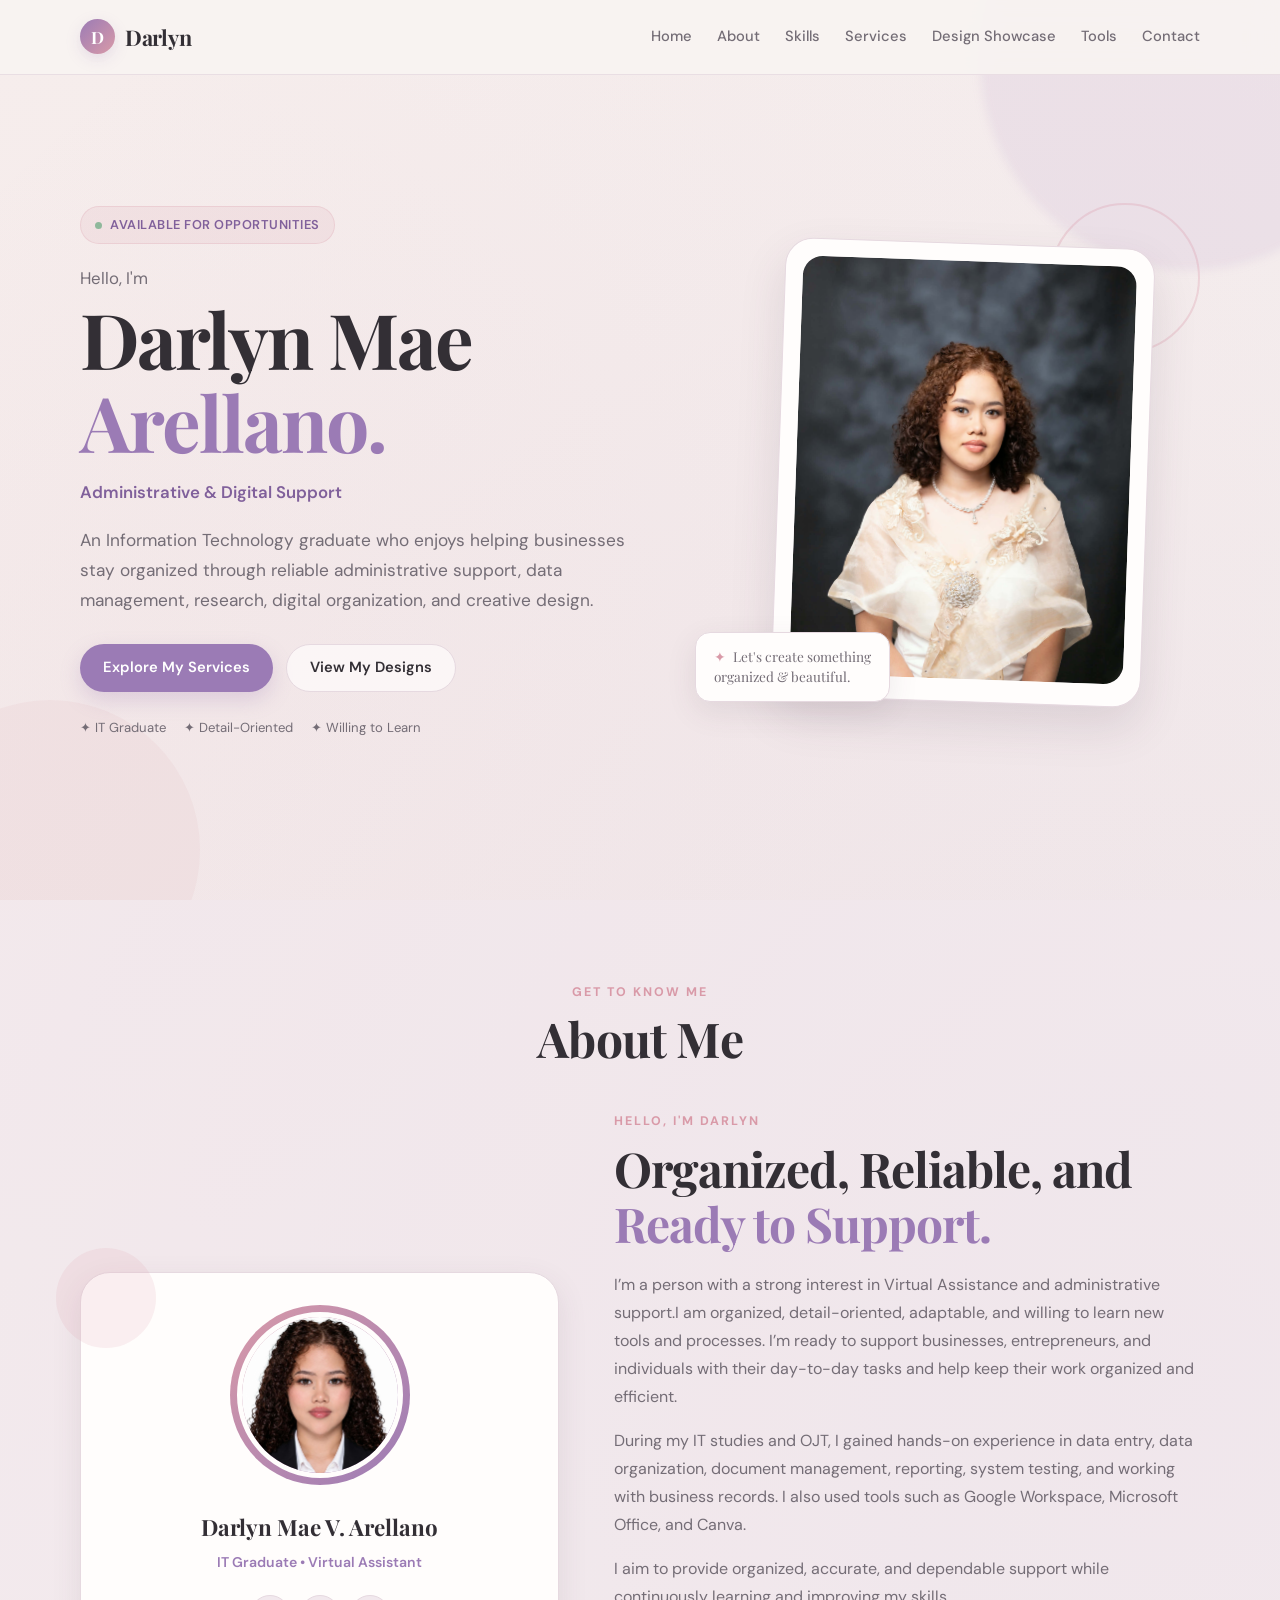
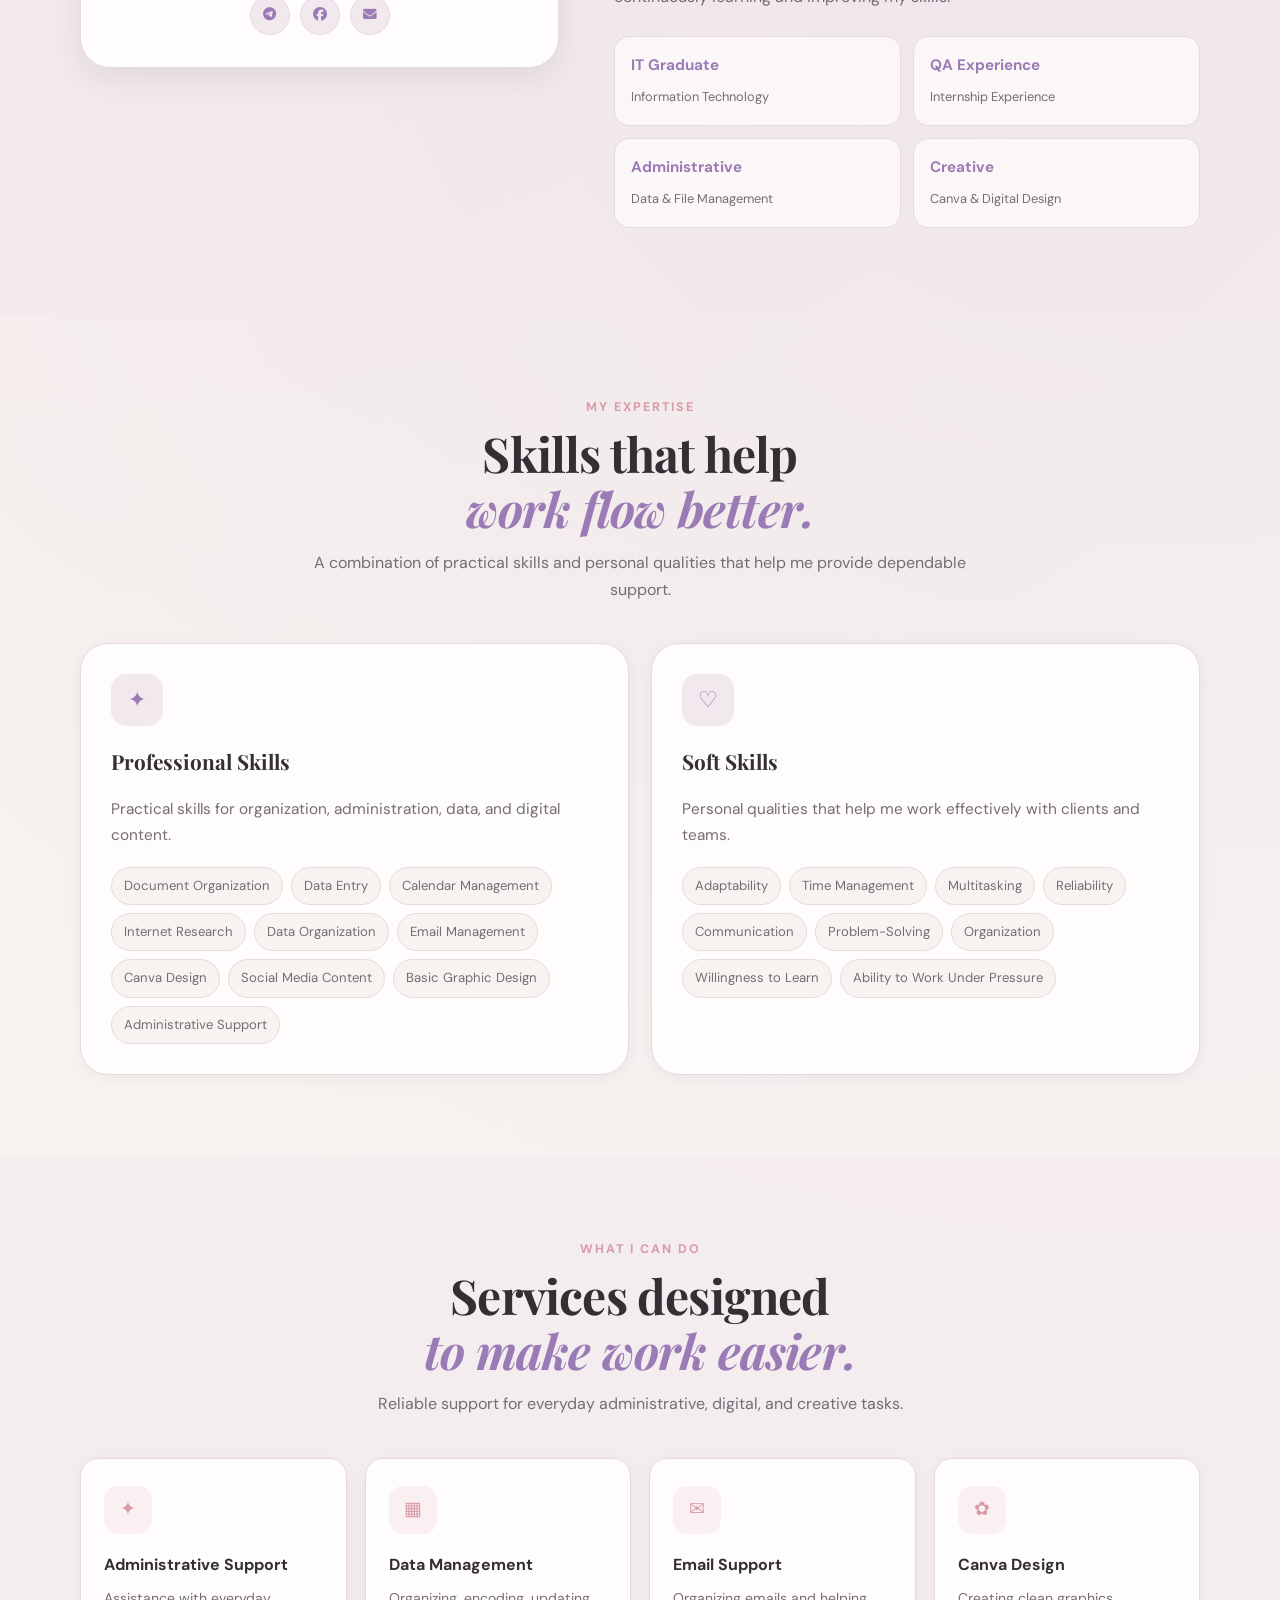
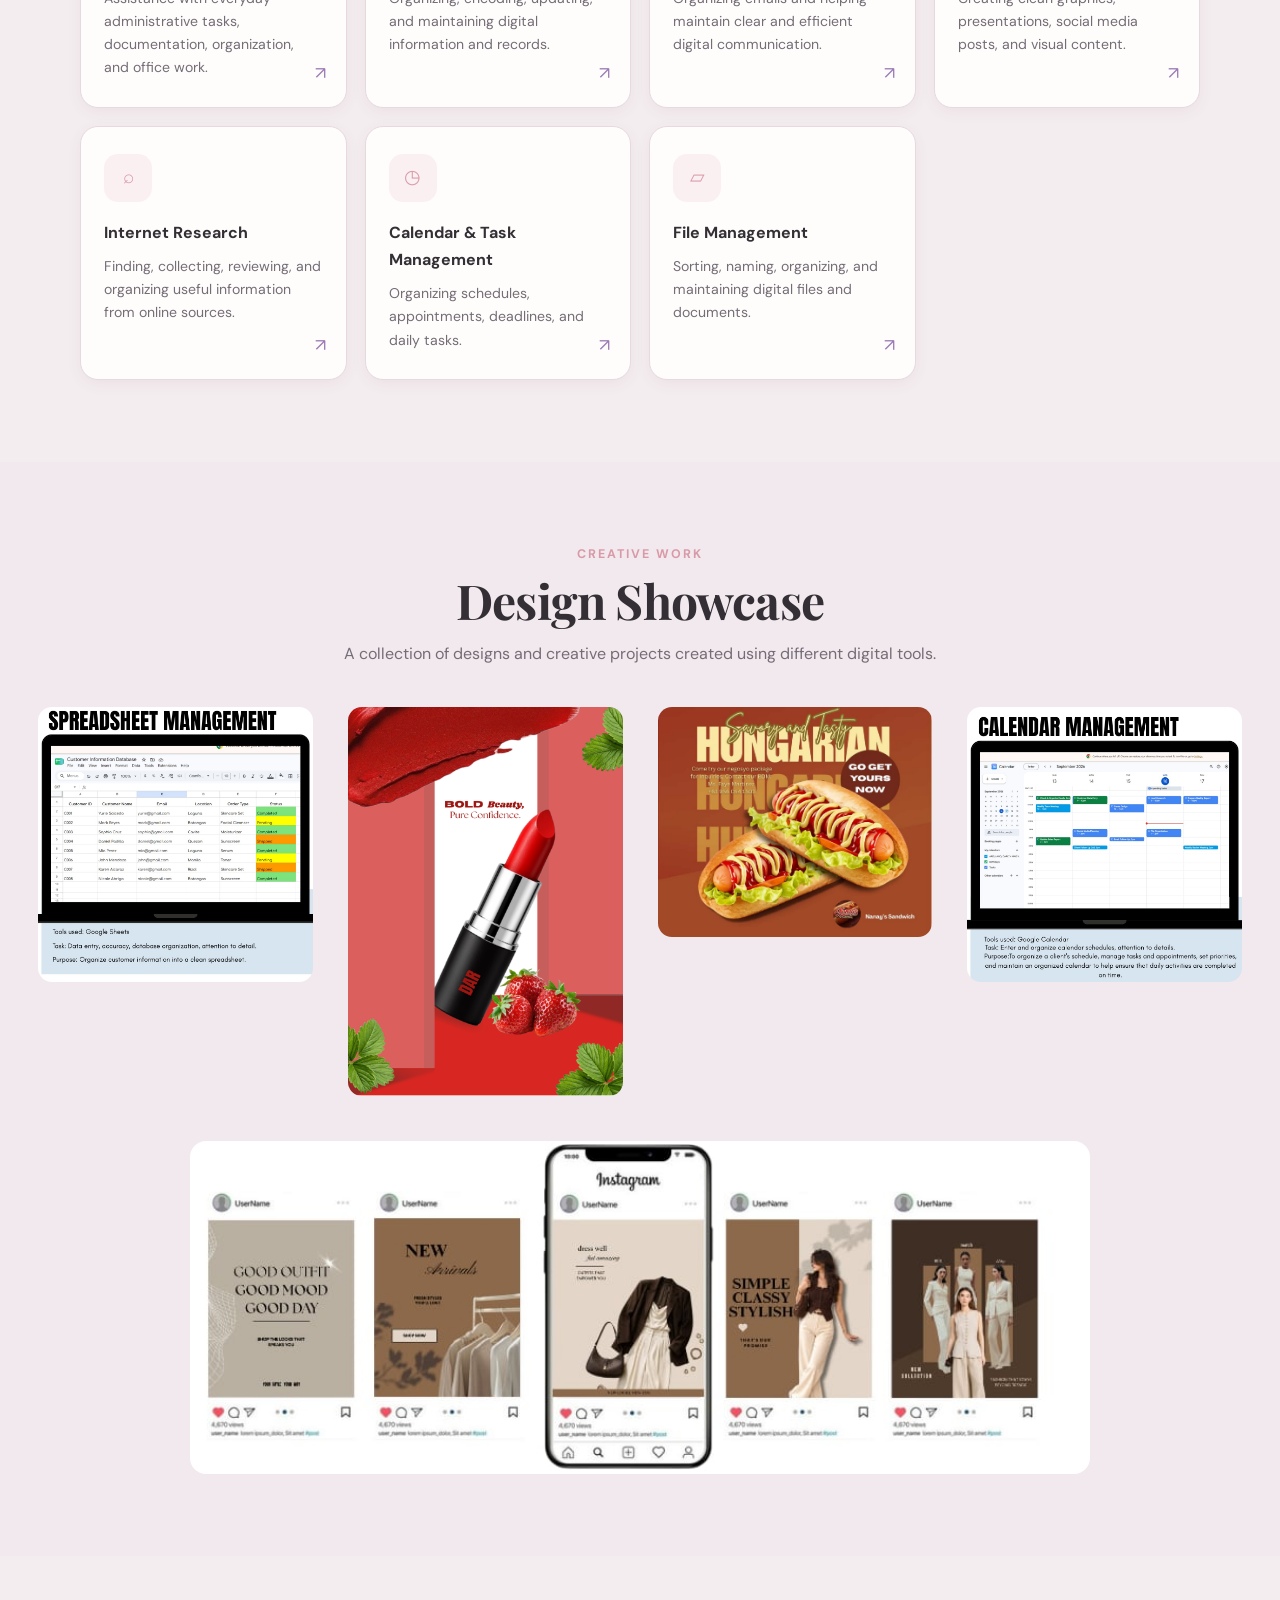
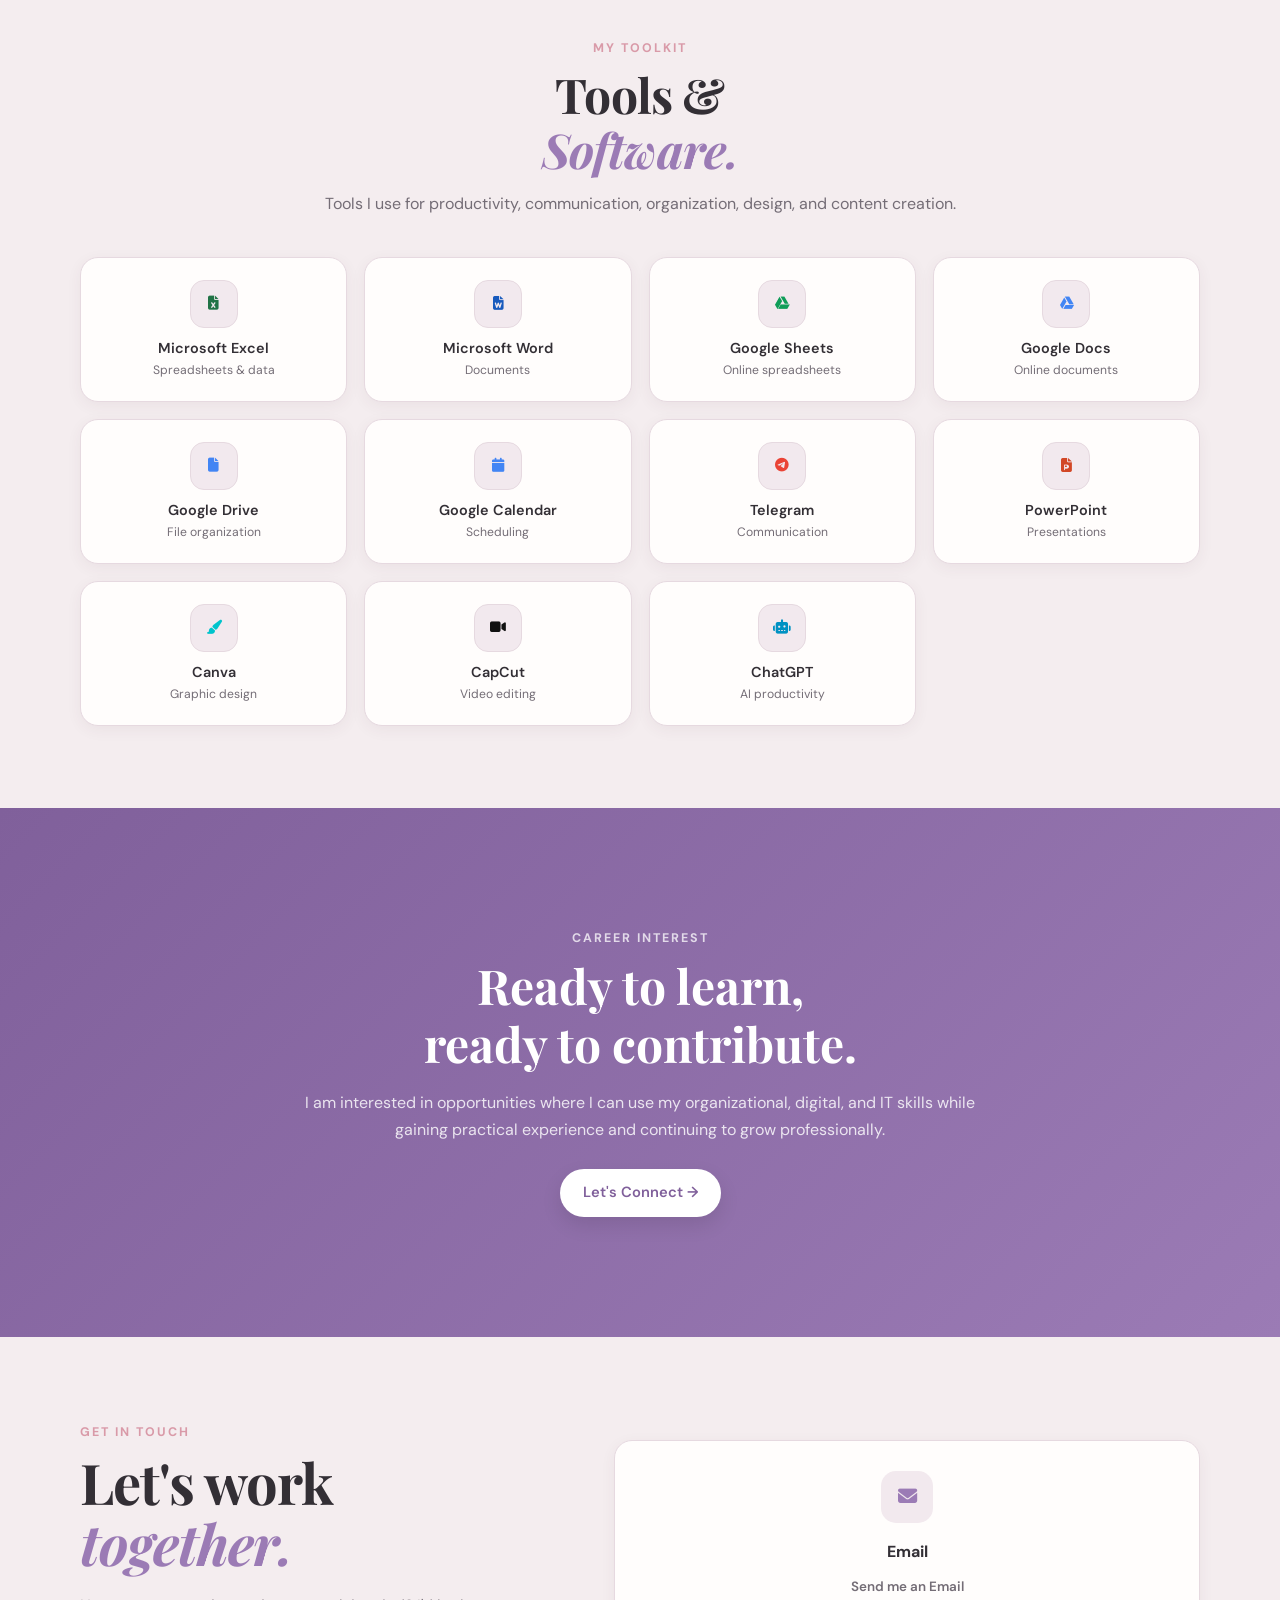
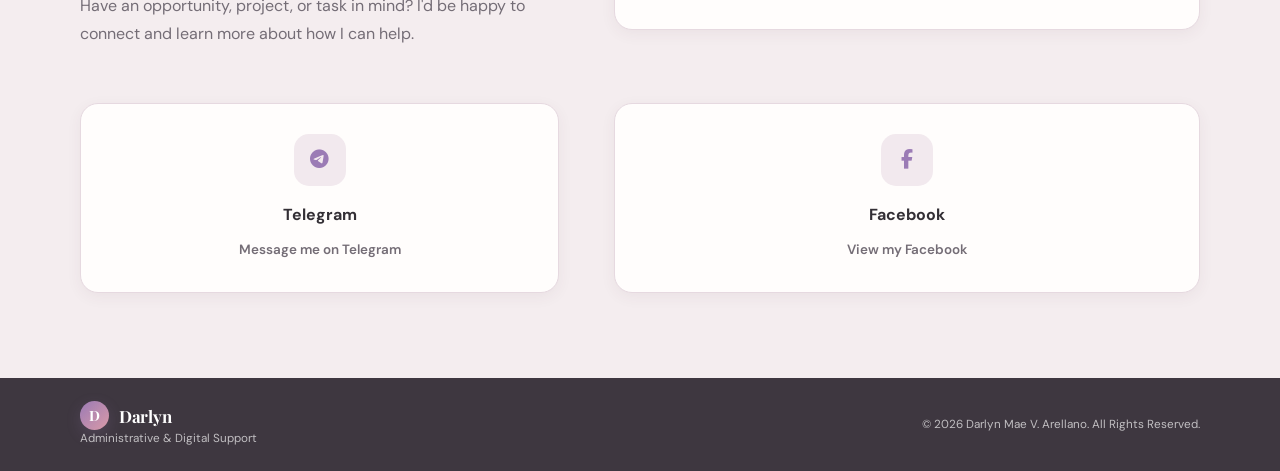
<file: index.html>
<!DOCTYPE html>
<html lang="en">

<head>
    <meta charset="UTF-8">
    <meta name="viewport" content="width=device-width, initial-scale=1.0">

    <title>Darlyn Mae Arellano | VA Portfolio</title>

    <meta name="description"
        content="Portfolio of Darlyn Mae V. Arellano, an Information Technology graduate providing administrative, data management, digital support, and creative design services.">

    <!-- Google Fonts -->
    <link rel="preconnect" href="https://fonts.googleapis.com">
    <link rel="preconnect" href="https://fonts.gstatic.com" crossorigin>

    <link href="https://fonts.googleapis.com/css2?family=DM+Sans:wght@400;500;600;700&family=Playfair+Display:wght@500;600;700&display=swap"
        rel="stylesheet">

      <link rel="shortcut icon" type="image/png" href="images/logo.png">

    <!-- Font Awesome -->
    <link rel="stylesheet" href="https://cdnjs.cloudflare.com/ajax/libs/font-awesome/6.5.2/css/all.min.css">

    <!-- CSS -->
    <link rel="stylesheet" href="style.css">
    
</head>

<body>

    <!-- ================= NAVIGATION ================= -->

    <nav class="nav">

        <div class="nav-container">

            <a href="#home" class="logo">
                Darlyn<span>.</span>
            </a>

            <div class="nav-links">

                <a href="#home">Home</a>
                <a href="#about">About</a>
                <a href="#skills">Skills</a>
                <a href="#services">Services</a>
                <a href="#designs">Design Showcase</a>
                <a href="#tools">Tools</a>
                <a href="#contact">Contact</a>

            </div>

            <button class="menu-toggle" aria-label="Toggle navigation">
                ☰
            </button>

        </div>

    </nav>


    <main>

        <!-- ================= HERO ================= -->

        <section id="home" class="hero">

            <div class="hero-container">

                <div class="hero-content">

                    <span class="hero-label">
                        AVAILABLE FOR OPPORTUNITIES
                    </span>

                    <p class="hero-intro">
                        Hello, I'm
                    </p>

                    <h1>
                        Darlyn Mae<br>
                        <span>Arellano.</span>
                    </h1>

                    <p class="hero-role">
                        Administrative & Digital Support
                    </p>

                    <p class="hero-description">
                        An Information Technology graduate who enjoys helping
                        businesses stay organized through reliable
                        administrative support, data management, research,
                        digital organization, and creative design.
                    </p>

                    <div class="hero-buttons">

                        <a href="#services" class="btn btn-primary">
                            Explore My Services
                        </a>

                        <a href="#designs" class="btn btn-outline">
                            View My Designs
                        </a>

                    </div>

                    <div class="hero-mini-info">

                        <span>
                            ✦ IT Graduate
                        </span>

                        <span>
                            ✦ Detail-Oriented
                        </span>

                        <span>
                            ✦ Willing to Learn
                        </span>

                    </div>

                </div>


                <!-- PROFILE -->

                <div class="hero-visual">

                    <div class="profile-decoration"></div>

                    <div class="profile-card">

                        <div class="profile-image">

                            <img src="images/dp.jpg"
                                alt="Darlyn Mae V. Arellano">

                        </div>

                        <div class="profile-caption">

                            

                        </div>

                    </div>

                    <div class="floating-note">
                        <span>✦</span>
                        Let's create something<br>
                        organized & beautiful.
                    </div>

                </div>

            </div>

        </section>


        <!-- ================= ABOUT ================= -->

<section class="section about-section" id="about">
    <div class="container">

        <div class="section-heading">
            <span class="section-tag">GET TO KNOW ME</span>
            <h2>About Me</h2>
        </div>

        <div class="about-wrapper">

            <!-- Profile Card -->
            <div class="about-profile">
                <div class="about-profile-content">

                    <div class="about-profile-image">
                        <img src="images/profile.jpg"
                             alt="Darlyn Mae V. Arellano">
                    </div>

                    <h3>Darlyn Mae V. Arellano</h3>

                    <span class="about-role">
                        IT Graduate • Virtual Assistant
                    </span>

                    <div class="about-socials">

    <!-- Telegram -->
<a href="https://t.me/Dayinsx"
   target="_blank"
   rel="noopener noreferrer"
   aria-label="Telegram">
    <i class="fa-brands fa-telegram"></i>
</a>

    <!-- Facebook -->
    <a href="https://www.facebook.com/darlyn.arellano69"
       target="_blank"
       rel="noopener noreferrer"
       aria-label="Facebook">
        <i class="fa-brands fa-facebook"></i>
    </a>

    <!-- Gmail -->
    <a href="https://mail.google.com/mail/?view=cm&fs=1&to=arellanodarlynmae@gmail.com"
       target="_blank"
       rel="noopener noreferrer"
       aria-label="Email">
        <i class="fa-solid fa-envelope"></i>
    </a>

</div>

                </div>
            </div>


            <!-- About Content -->
            <div class="about-content">

                <span class="section-tag">
                    HELLO, I'M DARLYN
                </span>

                <h2>
                    Organized, Reliable, and
                    <span>Ready to Support.</span>
                </h2>

                <p>
                    I’m a person  with a strong interest in Virtual Assistance and 
                    administrative support.I am organized, detail-oriented, adaptable, 
                    and willing to learn new tools and processes. I’m ready to support 
                    businesses, entrepreneurs, and individuals with their day-to-day tasks 
                    and help keep their work organized and efficient.
                </p>

                <p>
                    During my IT studies and OJT, I gained hands-on experience 
                    in data entry, data organization, document management, reporting, 
                    system testing, and working with business records. I also used tools 
                    such as Google Workspace, Microsoft Office, and Canva.
                </p>

                <p>
                    I aim to provide organized, accurate, and dependable
                    support while continuously learning and improving my
                    skills.
                </p>

                <div class="about-highlight">

                    <div class="highlight-item">
                        <strong>IT Graduate</strong>
                        <span>Information Technology</span>
                    </div>

                    <div class="highlight-item">
                        <strong>QA Experience</strong>
                        <span>Internship Experience</span>
                    </div>

                    <div class="highlight-item">
                        <strong>Administrative</strong>
                        <span>Data & File Management</span>
                    </div>

                    <div class="highlight-item">
                        <strong>Creative</strong>
                        <span>Canva & Digital Design</span>
                    </div>

                </div>

            </div>

        </div>

    </div>
</section>

        <!-- ================= SKILLS ================= -->

        <section id="skills" class="section skills">

            <div class="container">

                <div class="section-heading centered">

                    <span class="section-tag">
                        MY EXPERTISE
                    </span>

                    <h2>
                        Skills that help<br>
                        <em>work flow better.</em>
                    </h2>

                    <p>
                        A combination of practical skills and personal
                        qualities that help me provide dependable support.
                    </p>

                </div>


                <div class="skills-grid">

                    <!-- Professional Skills -->

                    <div class="skill-card">

                        <div class="card-number">
                           
                        </div>

                        <div class="skill-icon">
                            ✦
                        </div>

                        <h3>
                            Professional Skills
                        </h3>

                        <p>
                            Practical skills for organization,
                            administration, data, and digital content.
                        </p>

                        <div class="skill-list">

                            <span>Document Organization</span>
                            <span>Data Entry</span>
                            <span>Calendar Management</span>
                            <span>Internet Research</span>
                            <span>Data Organization</span>
                            <span>Email Management</span>
                            <span>Canva Design</span>
                            <span>Social Media Content</span>
                            <span>Basic Graphic Design</span>
                            <span>Administrative Support</span>

                        </div>

                    </div>


                    <!-- Soft Skills -->

                    <div class="skill-card">

                        <div class="card-number">
                            
                        </div>

                        <div class="skill-icon">
                            ♡
                        </div>

                        <h3>
                            Soft Skills
                        </h3>

                        <p>
                            Personal qualities that help me work
                            effectively with clients and teams.
                        </p>

                        <div class="skill-list">

                            <span>Adaptability</span>
                            <span>Time Management</span>
                            <span>Multitasking</span>
                            <span>Reliability</span>
                            <span>Communication</span>
                            <span>Problem-Solving</span>
                            <span>Organization</span>
                            <span>Willingness to Learn</span>
                            <span>Ability to Work Under Pressure</span>

                        </div>

                    </div>

                </div>

            </div>

        </section>


        <!-- ================= SERVICES ================= -->

        <section id="services" class="section services">

            <div class="container">

                <div class="section-heading">

                    <span class="section-tag">
                        WHAT I CAN DO
                    </span>

                    <h2>
                        Services designed<br>
                        <em>to make work easier.</em>
                    </h2>

                    <p>
                        Reliable support for everyday administrative,
                        digital, and creative tasks.
                    </p>

                </div>


                <div class="services-grid">

                    <div class="service-card">
                        <span class="service-number"></span>
                        <div class="service-icon">✦</div>
                        <h3>Administrative Support</h3>
                        <p>
                            Assistance with everyday administrative tasks,
                            documentation, organization, and office work.
                        </p>
                        <span class="service-arrow">↗</span>
                    </div>


                    <div class="service-card">
                        <span class="service-number"></span>
                        <div class="service-icon">▦</div>
                        <h3>Data Management</h3>
                        <p>
                            Organizing, encoding, updating, and maintaining
                            digital information and records.
                        </p>
                        <span class="service-arrow">↗</span>
                    </div>


                    <div class="service-card">
                        <span class="service-number"></span>
                        <div class="service-icon">✉</div>
                        <h3>Email Support</h3>
                        <p>
                            Organizing emails and helping maintain clear
                            and efficient digital communication.
                        </p>
                        <span class="service-arrow">↗</span>
                    </div>


                    <div class="service-card">
                        <span class="service-number"></span>
                        <div class="service-icon">✿</div>
                        <h3>Canva Design</h3>
                        <p>
                            Creating clean graphics, presentations,
                            social media posts, and visual content.
                        </p>
                        <span class="service-arrow">↗</span>
                    </div>


                    <div class="service-card">
                        <span class="service-number"></span>
                        <div class="service-icon">⌕</div>
                        <h3>Internet Research</h3>
                        <p>
                            Finding, collecting, reviewing, and organizing
                            useful information from online sources.
                        </p>
                        <span class="service-arrow">↗</span>
                    </div>


                    <div class="service-card">
                        <span class="service-number"></span>
                        <div class="service-icon">◷</div>
                        <h3>Calendar & Task Management</h3>
                        <p>
                            Organizing schedules, appointments, deadlines,
                            and daily tasks.
                        </p>
                        <span class="service-arrow">↗</span>
                    </div>


                    <div class="service-card">
                        <span class="service-number"></span>
                        <div class="service-icon">▱</div>
                        <h3>File Management</h3>
                        <p>
                            Sorting, naming, organizing, and maintaining
                            digital files and documents.
                        </p>
                        <span class="service-arrow">↗</span>
                    </div>

                </div>

            </div>

        </section>


        <!-- ================= DESIGN SHOWCASE ================= -->

<section class="section design-section" id="designs">

    <div class="design-container">

        <div class="section-heading">
            <span class="section-tag">CREATIVE WORK</span>

            <h2>Design Showcase</h2>

            <p>
                A collection of designs and creative projects
                created using different digital tools.
            </p>
        </div>

        <div class="design-gallery">

            <!-- DESIGN 1 -->
            <div class="design-item">
                <img src="images/design1.jpg" alt="Design Project 1">
            </div>

            <!-- DESIGN 2 -->
            <div class="design-item">
                <img src="images/design2.jpg" alt="Design Project 2">
            </div>

            <!-- DESIGN 3 -->
            <div class="design-item">
                <img src="images/design3.jpg" alt="Design Project 3">
            </div>

            <!-- DESIGN 4 -->
            <div class="design-item">
                <img src="images/design4.jpg" alt="Design Project 4">
            </div>

            <!-- DESIGN 5 -->
            <div class="design-item design-five">
                <img src="images/design5.jpg" alt="Design Project 5">
            </div>

        </div>

    </div>

</section>



        <!-- ================= TOOLS ================= -->

        <section id="tools" class="section tools">

            <div class="container">

                <div class="section-heading centered">

                    <span class="section-tag">
                        MY TOOLKIT
                    </span>

                    <h2>
                        Tools &<br>
                        <em>Software.</em>
                    </h2>

                    <p>
                        Tools I use for productivity, communication,
                        organization, design, and content creation.
                    </p>

                </div>


                <div class="tools-grid">

                    <div class="tool-card">
    <span class="tool-icon">
        <i class="fa-solid fa-file-excel"></i>
    </span>
    <h3>Microsoft Excel</h3>
    <p>Spreadsheets & data</p>
</div>

                    <div class="tool-card">
    <span class="tool-icon">
        <i class="fa-solid fa-file-word"></i>
    </span>
    <h3>Microsoft Word</h3>
    <p>Documents</p>
                    </div>

                    <div class="tool-card">
    <span class="tool-icon">
        <i class="fab fa-google-drive or fas fa-table"></i>
    </span>
    <h3>Google Sheets</h3>
    <p>Online spreadsheets</p>
                    </div>

                    <div class="tool-card">
    <span class="tool-icon">
        <i class="fab fa-google-drive"></i>
    </span>
    <h3>Google Docs</h3>
    <p>Online documents</p>
                    </div>

                    <div class="tool-card">
    <span class="tool-icon">
        <i class="fa-solid fa-file"></i>
    </span>
                        <h3>Google Drive</h3>
                        <p>File organization</p>
                    </div>

                    <div class="tool-card">
    <span class="tool-icon">
        <i class="fa-solid fa-calendar"></i>
    </span>
                        <h3>Google Calendar</h3>
                        <p>Scheduling</p>
                    </div>

                    <div class="tool-card">
    <span class="tool-icon">
        <i class="fa-brands fa-telegram"></i>
    </span>
                        <h3>Telegram</h3>
                        <p>Communication</p>
                    </div>

                    <div class="tool-card">
    <span class="tool-icon">
        <i class="fas fa-file-powerpoint"></i>
    </span>
                        <h3>PowerPoint</h3>
                        <p>Presentations</p>
                    </div>

                    <div class="tool-card">
    <span class="tool-icon">
        <i class="fa-solid fa-paint-brush"></i>
    </span>
                        <h3>Canva</h3>
                        <p>Graphic design</p>
                    </div>

                    <div class="tool-card">
    <span class="tool-icon">
        <i class="fa-solid fa-video"></i>
    </span>
                        <h3>CapCut</h3>
                        <p>Video editing</p>
                    </div>

                    <div class="tool-card">
    <span class="tool-icon">
        <i class="fas fa-robot" style="color: #0092c3;"></i>
    </span>
                        <h3>ChatGPT</h3>
                        <p>AI productivity</p>
                    </div>

                </div>

            </div>

        </section>


        <!-- ================= CAREER ================= -->

        <section class="career">

            <div class="container">

                <div class="career-box">

                    <span class="section-tag">
                        CAREER INTEREST
                    </span>

                    <h2>
                        Ready to learn,<br>
                        ready to contribute.
                    </h2>

                    <p>
                        I am interested in opportunities where I can use my
                        organizational, digital, and IT skills while gaining
                        practical experience and continuing to grow
                        professionally.
                    </p>

                    <a href="#contact" class="btn btn-light">
                        Let's Connect →
                    </a>

                </div>

            </div>

        </section>


        <!-- ================= CONTACT ================= -->

        <section id="contact" class="section contact">

            <div class="container">

                <div class="contact-grid">

                    <div>

                        <span class="section-tag">
                            GET IN TOUCH
                        </span>

                        <h2>
                            Let's work<br>
                            <em>together.</em>
                        </h2>

                        <p>
                            Have an opportunity, project, or task in mind?
                            I'd be happy to connect and learn more about
                            how I can help.
                        </p>

                    </div>


                    <div class="contact-card">

    <div class="contact-icon">
        <i class="fa-solid fa-envelope"></i>
    </div>

    <h3>Email</h3>

    <a href="https://mail.google.com/mail/?view=cm&fs=1&to=arellanodarlynmae@gmail.com"
       target="_blank"
       rel="noopener noreferrer">
        Send me an Email
    </a>

</div>


<div class="contact-card">
    <div class="contact-icon">
        <i class="fa-brands fa-telegram"></i>
    </div>
    <h3>Telegram</h3>
    <a href="https://t.me/Dayinsx"
       target="_blank"
       rel="noopener noreferrer">
        Message me on Telegram
    </a>
</div>


<div class="contact-card">

    <div class="contact-icon">
        <i class="fa-brands fa-facebook-f"></i>
    </div>

    <h3>Facebook</h3>

    <a href="https://www.facebook.com/darlyn.arellano69"
       target="_blank"
       rel="noopener noreferrer">
        View my Facebook
    </a>

</div>
                        </a>

                    </div>

                </div>

            </div>

        </section>

    </main>


    <!-- ================= FOOTER ================= -->

    <footer>

        <div class="container footer-content">

            <div>

                <a href="#home" class="logo">
                    Darlyn<span>.</span>
                </a>

                <p>
                    Administrative & Digital Support
                </p>

            </div>

            <p>
                © 2026 Darlyn Mae V. Arellano.
                All Rights Reserved.
            </p>

        </div>

    </footer>

<!-- ================= JAVASCRIPT ================= -->

<script>

/* ========================================
   MOBILE MENU
======================================== */

const menuBtn = document.querySelector(".menu-toggle");
const navLinks = document.querySelector(".nav-links");

menuBtn.addEventListener("click", () => {
    navLinks.classList.toggle("active");
});

document.querySelectorAll(".nav-links a").forEach(link => {

    link.addEventListener("click", () => {
        navLinks.classList.remove("active");
    });

});


/* ========================================
   RESPONSIVE DESIGN CAROUSEL
======================================== */

const designCarousel = document.querySelector(".design-carousel");
const designTrack = document.getElementById("designTrack");
const designCards = Array.from(
    designTrack.querySelectorAll(".design-card")
);

const originalDesignCount = 5;

let designPaused = false;


/* ----------------------------------------
   Calculate exact loop distance
---------------------------------------- */

function updateDesignCarousel() {

    if (!designTrack || designCards.length < originalDesignCount * 2) {
        return;
    }

    const firstSet = designCards.slice(0, originalDesignCount);

    const first = firstSet[0];
    const last = firstSet[firstSet.length - 1];

    const firstRect = first.getBoundingClientRect();
    const lastRect = last.getBoundingClientRect();

    const loopDistance =
        (lastRect.right - firstRect.left) +
        parseFloat(getComputedStyle(designTrack).gap);

    designTrack.style.setProperty(
        "--loop-distance",
        `${loopDistance}px`
    );
}


/* ----------------------------------------
   Recalculate when page loads
---------------------------------------- */

window.addEventListener("load", () => {

    updateDesignCarousel();

});


/* ----------------------------------------
   Recalculate when screen changes size
---------------------------------------- */

window.addEventListener("resize", () => {

    updateDesignCarousel();

});


/* ----------------------------------------
   CLICK PHOTO = PAUSE / RESUME
---------------------------------------- */

designCards.forEach(card => {

    card.addEventListener("click", () => {

        designPaused = !designPaused;

        if (designPaused) {

            designTrack.style.animationPlayState = "paused";

        } else {

            designTrack.style.animationPlayState = "running";

        }

    });

});


</script>
    

</body>

</html>
</file>
<file: style.css>
/* ========================================
   DARLYN MAE ARELLANO - VA PORTFOLIO
   Feminine Minimalist Professional Theme
======================================== */

/* ---------- COLOR VARIABLES ---------- */

:root {
    --primary: #9B7BB5;
    --primary-dark: #80609B;
    --secondary: #D99AA8;

    --background: #F8F3F1;
    --background-alt: #F2E9EE;
    --card: #FFFDFC;

    --text: #332F35;
    --text-light: #746D76;
    --white: #FFFFFF;

    --border: #E6D9E0;

    --shadow-sm: 0 4px 15px rgba(80, 55, 75, 0.06);
    --shadow-md: 0 10px 30px rgba(80, 55, 75, 0.10);
    --shadow-lg: 0 20px 45px rgba(80, 55, 75, 0.13);

    --radius-sm: 10px;
    --radius-md: 18px;
    --radius-lg: 28px;

    --transition: all 0.3s ease;
}


/* ---------- RESET ---------- */

* {
    margin: 0;
    padding: 0;
    box-sizing: border-box;
}

html {
    scroll-behavior: smooth;
    scroll-padding-top: 85px;
}

body {
    font-family: "DM Sans", sans-serif;

    background:
        radial-gradient(
            circle at 10% 10%,
            rgba(217, 154, 168, 0.10),
            transparent 30%
        ),
        radial-gradient(
            circle at 90% 20%,
            rgba(155, 123, 181, 0.10),
            transparent 30%
        ),
        var(--background);

    color: var(--text);
    line-height: 1.7;
    overflow-x: hidden;
}

img {
    max-width: 100%;
    display: block;
}

a {
    text-decoration: none;
    color: inherit;
}

button {
    font-family: inherit;
}

.container {
    width: min(1120px, 90%);
    margin: 0 auto;
}


/* ========================================
   NAVIGATION
======================================== */

.nav {
    position: fixed;
    top: 0;
    left: 0;
    width: 100%;
    z-index: 1000;

    background: rgba(248, 243, 241, 0.92);
    backdrop-filter: blur(14px);
    -webkit-backdrop-filter: blur(14px);

    border-bottom: 1px solid rgba(230, 217, 224, 0.8);
}

.nav-container {
    width: min(1120px, 90%);
    margin: 0 auto;

    height: 74px;

    display: flex;
    align-items: center;
    justify-content: space-between;
}


/* Elegant Logo */

.logo {
    display: inline-flex;
    align-items: center;
    gap: 10px;

    font-family: "Playfair Display", serif;
    font-size: 1.35rem;
    font-weight: 700;
    letter-spacing: -0.3px;

    color: var(--text);
}

.logo::before {
    content: "D";

    width: 35px;
    height: 35px;

    display: flex;
    align-items: center;
    justify-content: center;

    background: linear-gradient(
        135deg,
        var(--primary),
        var(--secondary)
    );

    color: var(--white);

    border-radius: 50%;

    font-family: "Playfair Display", serif;
    font-size: 1.05rem;

    box-shadow: 0 5px 15px rgba(155, 123, 181, 0.20);
}

.logo span {
    display: none;
}


/* Navigation Links */

.nav-links {
    display: flex;
    align-items: center;
    gap: 25px;
}

.nav-links a {
    position: relative;

    font-size: 0.92rem;
    font-weight: 500;

    color: var(--text-light);

    transition: var(--transition);
}

.nav-links a::after {
    content: "";

    position: absolute;
    left: 0;
    bottom: -7px;

    width: 0;
    height: 2px;

    background: var(--secondary);
    border-radius: 10px;

    transition: width 0.3s ease;
}

.nav-links a:hover {
    color: var(--primary-dark);
}

.nav-links a:hover::after {
    width: 100%;
}


/* Mobile Menu */

.menu-toggle {
    display: none;

    border: none;
    background: transparent;

    font-size: 1.7rem;

    color: var(--text);

    cursor: pointer;
}


/* ========================================
   HERO SECTION
======================================== */

.hero {
    position: relative;

    min-height: 100vh;

    display: flex;
    align-items: center;

    padding: 120px 0 75px;

    overflow: hidden;
}

.hero::before {
    content: "";

    position: absolute;

    width: 420px;
    height: 420px;

    top: -150px;
    right: -120px;

    background: rgba(155, 123, 181, 0.10);

    border-radius: 50%;

    filter: blur(5px);

    z-index: -1;
}

.hero::after {
    content: "";

    position: absolute;

    width: 300px;
    height: 300px;

    bottom: -100px;
    left: -100px;

    background: rgba(217, 154, 168, 0.10);

    border-radius: 50%;

    z-index: -1;
}

.hero-container {
    width: min(1120px, 90%);
    margin: 0 auto;

    display: grid;

    grid-template-columns: 1.1fr 0.9fr;

    gap: 65px;

    align-items: center;
}

.hero-content {
    max-width: 650px;
}

.hero-label {
    display: inline-flex;
    align-items: center;
    gap: 8px;

    padding: 7px 14px;

    background: rgba(217, 154, 168, 0.13);

    border: 1px solid rgba(217, 154, 168, 0.25);

    border-radius: 50px;

    color: var(--primary-dark);

    font-size: 0.80rem;
    font-weight: 600;

    letter-spacing: 0.5px;
}

.hero-label::before {
    content: "";

    width: 7px;
    height: 7px;

    background: #8FB89B;

    border-radius: 50%;
}

.hero-intro {
    margin-top: 20px;

    color: var(--text-light);

    font-size: 1.05rem;
}

.hero h1 {
    margin-top: 5px;

    font-family: "Playfair Display", serif;

    font-size: clamp(2.8rem, 6vw, 5rem);

    line-height: 1.08;

    letter-spacing: -2px;

    font-weight: 700;
}

.hero h1 span {
    display: block;
    color: var(--primary);
}

.hero-role {
    margin-top: 15px;

    color: var(--primary-dark);

    font-size: 1.05rem;

    font-weight: 600;
}

.hero-description {
    max-width: 600px;

    margin-top: 18px;

    font-size: 1.08rem;

    color: var(--text-light);

    line-height: 1.75;
}

.hero-buttons {
    display: flex;
    flex-wrap: wrap;

    gap: 13px;

    margin-top: 28px;
}

.btn {
    display: inline-flex;
    align-items: center;
    justify-content: center;

    min-height: 48px;

    padding: 0 23px;

    border-radius: 50px;

    font-size: 0.92rem;
    font-weight: 600;

    transition: var(--transition);
}

.btn-primary {
    background: var(--primary);

    color: var(--white);

    box-shadow:
        0 8px 20px rgba(155, 123, 181, 0.25);
}

.btn-primary:hover {
    background: var(--primary-dark);

    transform: translateY(-2px);

    box-shadow:
        0 12px 25px rgba(155, 123, 181, 0.30);
}

.btn-outline {
    border: 1px solid var(--border);

    background: rgba(255, 253, 252, 0.7);

    color: var(--text);
}

.btn-outline:hover {
    border-color: var(--secondary);

    color: var(--primary-dark);

    transform: translateY(-2px);
}

.hero-mini-info {
    display: flex;
    flex-wrap: wrap;

    gap: 18px;

    margin-top: 25px;

    color: var(--text-light);

    font-size: 0.82rem;
}

.hero-mini-info span {
    white-space: nowrap;
}


/* ========================================
   PROFILE CARD
======================================== */

.hero-visual {
    position: relative;

    display: flex;
    justify-content: center;

    padding: 15px;
}

.profile-card {
    position: relative;

    width: min(370px, 100%);

    padding: 17px;

    background: var(--card);

    border: 1px solid var(--border);

    border-radius: var(--radius-lg);

    box-shadow: var(--shadow-lg);

    transform: rotate(2deg);

    transition: var(--transition);

    z-index: 2;
}

.profile-card:hover {
    transform: rotate(0deg) translateY(-5px);
}

.profile-image {
    width: 100%;

    aspect-ratio: 4 / 5;

    overflow: hidden;

    border-radius: 20px;

    background: var(--background-alt);
}

.profile-image img {
    width: 100%;
    height: 100%;

    object-fit: cover;
}

.profile-caption {
    min-height: 5px;
}

.profile-decoration {
    position: absolute;

    width: 150px;
    height: 150px;

    top: -25px;
    right: 0;

    border: 2px solid rgba(217, 154, 168, 0.30);

    border-radius: 50%;

    z-index: 0;
}

.floating-note {
    position: absolute;

    bottom: 15px;
    left: -30px;

    padding: 14px 18px;

    background: var(--card);

    border: 1px solid var(--border);

    border-radius: 15px;

    box-shadow: var(--shadow-md);

    color: var(--text-light);

    font-family: "Playfair Display", serif;

    font-size: 0.85rem;

    line-height: 1.45;

    z-index: 5;
}

.floating-note span {
    color: var(--secondary);
    margin-right: 4px;
}


/* ========================================
   GENERAL SECTION
======================================== */

.section {
    padding: 82px 0;

    background: transparent;
}

.section:nth-of-type(even) {
    background: rgba(242, 233, 238, 0.55);
}

.section-heading {
    max-width: 700px;

    margin: 0 auto 40px;

    text-align: center;
}

.section-heading.centered {
    text-align: center;
}

.section-tag {
    display: block;

    margin-bottom: 8px;

    color: var(--secondary);

    font-size: 0.78rem;

    font-weight: 700;

    letter-spacing: 2px;
}

.section-heading h2 {
    font-family: "Playfair Display", serif;

    font-size: clamp(2rem, 4vw, 3rem);

    line-height: 1.15;

    letter-spacing: -0.8px;
}

.section-heading h2 em {
    color: var(--primary);
    font-style: italic;
}

.section-heading p,
.section-description {
    margin-top: 12px;

    color: var(--text-light);

    font-size: 1rem;

    line-height: 1.7;
}


/* ========================================
   ABOUT ME
======================================== */

.about-section {
    background: var(--background);
}

.about-wrapper {
    display: grid;

    grid-template-columns: 0.9fr 1.1fr;

    gap: 55px;

    align-items: center;
}

.about-profile {
    position: relative;

    padding: 32px;

    background: var(--card);

    border: 1px solid var(--border);

    border-radius: 30px;

    box-shadow: var(--shadow-md);
}

.about-profile::before {
    content: "";

    position: absolute;

    width: 100px;
    height: 100px;

    top: -25px;
    left: -25px;

    background: rgba(217, 154, 168, 0.15);

    border-radius: 50%;

    z-index: 0;
}

.about-profile-content {
    position: relative;
    z-index: 1;
}

.about-profile-image {
    width: 180px;
    height: 180px;

    margin: 0 auto 23px;

    padding: 7px;

    border-radius: 50%;

    background:
        linear-gradient(
            135deg,
            var(--secondary),
            var(--primary)
        );
}

.about-profile-image img {
    width: 100%;
    height: 100%;

    object-fit: cover;

    border-radius: 50%;

    border: 5px solid var(--card);
}

.about-profile h3 {
    text-align: center;

    font-family: "Playfair Display", serif;

    font-size: 1.4rem;

    margin-bottom: 5px;
}

.about-profile .about-role {
    display: block;

    text-align: center;

    color: var(--primary);

    font-size: 0.88rem;

    font-weight: 600;
}


/* Social Icons */

.about-socials {
    display: flex;

    justify-content: center;

    gap: 10px;

    margin-top: 20px;
}

.about-socials a {
    width: 40px;
    height: 40px;

    display: flex;

    align-items: center;
    justify-content: center;

    background: var(--background-alt);

    border: 1px solid var(--border);

    border-radius: 50%;

    color: var(--primary);

    font-size: 0.85rem;

    font-weight: 700;

    transition: var(--transition);
}

.about-socials a:hover {
    background: var(--primary);

    color: var(--white);

    transform: translateY(-3px);

    box-shadow: 0 8px 18px rgba(155, 123, 181, 0.20);
}


/* About Content */

.about-content {
    padding: 5px 0;
}

.about-content .section-tag {
    text-align: left;
}

.about-content h2 {
    margin-bottom: 20px;

    font-family: "Playfair Display", serif;

    font-size: clamp(2rem, 4vw, 3rem);

    line-height: 1.15;

    letter-spacing: -1px;
}

.about-content h2 span {
    color: var(--primary);
}

.about-content p {
    margin-bottom: 16px;

    color: var(--text-light);

    font-size: 1rem;

    line-height: 1.75;
}


/* About Highlights */

.about-highlight {
    display: grid;

    grid-template-columns: repeat(2, 1fr);

    gap: 12px;

    margin-top: 25px;
}

.highlight-item {
    padding: 16px;

    background: rgba(255, 253, 252, 0.75);

    border: 1px solid var(--border);

    border-radius: 15px;

    transition: var(--transition);
}

.highlight-item:hover {
    transform: translateY(-3px);

    box-shadow: var(--shadow-sm);
}

.highlight-item strong {
    display: block;

    margin-bottom: 3px;

    color: var(--primary);

    font-size: 0.95rem;
}

.highlight-item span {
    color: var(--text-light);

    font-size: 0.80rem;
}


/* ========================================
   SKILLS
======================================== */

.skills-grid {
    display: grid;

    grid-template-columns: repeat(2, 1fr);

    gap: 22px;
}

.skill-card {
    padding: 30px;

    background: var(--card);

    border: 1px solid var(--border);

    border-radius: var(--radius-lg);

    box-shadow: var(--shadow-sm);

    transition: var(--transition);
}

.skill-card:hover {
    transform: translateY(-5px);

    box-shadow: var(--shadow-md);
}

.skill-icon {
    width: 52px;
    height: 52px;

    display: flex;

    align-items: center;
    justify-content: center;

    margin-bottom: 18px;

    background: var(--background-alt);

    border-radius: 15px;

    color: var(--primary);

    font-size: 1.35rem;
}

.skill-card h3 {
    margin-bottom: 17px;

    font-family: "Playfair Display", serif;

    font-size: 1.3rem;
}

.skill-card > p {
    margin-bottom: 18px;

    color: var(--text-light);

    font-size: 0.96rem;
}

.skill-list {
    display: flex;

    flex-wrap: wrap;

    gap: 8px;
}

.skill-list span {
    padding: 7px 12px;

    background: var(--background);

    border: 1px solid var(--border);

    border-radius: 50px;

    color: var(--text-light);

    font-size: 0.82rem;
}


/* ========================================
   SERVICES
======================================== */

.services-grid {
    display: grid;

    grid-template-columns: repeat(4, 1fr);

    gap: 18px;
}

.service-card {
    position: relative;

    min-height: 245px;

    padding: 27px 23px;

    background: var(--card);

    border: 1px solid var(--border);

    border-radius: var(--radius-md);

    box-shadow: var(--shadow-sm);

    transition: var(--transition);
}

.service-card:hover {
    transform: translateY(-6px);

    box-shadow: var(--shadow-md);

    border-color: rgba(155, 123, 181, 0.35);
}

.service-icon {
    width: 48px;
    height: 48px;

    display: flex;

    align-items: center;
    justify-content: center;

    margin-bottom: 17px;

    background: rgba(217, 154, 168, 0.13);

    border-radius: 14px;

    color: var(--secondary);

    font-size: 1.2rem;
}

.service-card h3 {
    margin-bottom: 9px;

    font-size: 1rem;
}

.service-card p {
    color: var(--text-light);

    font-size: 0.88rem;

    line-height: 1.65;
}

.service-arrow {
    position: absolute;

    right: 20px;
    bottom: 18px;

    color: var(--primary);

    font-size: 1.1rem;

    transition: var(--transition);
}

.service-card:hover .service-arrow {
    transform: translate(3px, -3px);
}


/* ========================================
   DESIGN SHOWCASE
======================================== */

.design-section {
    background: var(--background-alt);
    overflow: hidden;
}


/* ========================================
   DESIGN CONTAINER
   Uses more screen space but does not
   stretch the actual photos
======================================== */

.design-container {
    width: min(1400px, 94%);
    margin: 0 auto;
}


/* ========================================
   DESIGN GALLERY
======================================== */

.design-gallery {
    width: 100%;

    display: grid;

    grid-template-columns: repeat(4, 1fr);

    align-items: start;
    justify-items: center;

    column-gap: 25px;
    row-gap: 35px;
}


/* ========================================
   NORMAL DESIGN ITEMS
======================================== */

.design-item {
    width: 100%;

    display: flex;
    justify-content: center;
    align-items: flex-start;

    min-width: 0;

    cursor: pointer;
}


/* ========================================
   NORMAL DESIGN IMAGES
   Natural proportions
======================================== */

.design-item img {
    display: block;

    width: auto;
    height: auto;

    max-width: 100%;
    max-height: 500px;

    object-fit: contain;

    border-radius: 14px;

    transition:
        transform 0.3s ease,
        box-shadow 0.3s ease;
}


/* ========================================
   HOVER
======================================== */

.design-item:hover img {
    transform: scale(1.02);

    box-shadow: var(--shadow-md);
}


/* ========================================
   DESIGN 5
   BOTTOM + LARGER
======================================== */

.design-five {
    grid-column: 1 / -1;

    width: 100%;

    display: flex;

    justify-content: center;
    align-items: flex-start;

    margin-top: 10px;
}


/* ========================================
   DESIGN 5 IMAGE
======================================== */

.design-five img {
    display: block;

    width: min(850px, 100%);

    height: auto;

    max-width: 100%;

    object-fit: contain;

    border-radius: 16px;

    transition:
        transform 0.3s ease,
        box-shadow 0.3s ease;
}


/* ========================================
   DESIGN 5 HOVER
======================================== */

.design-five:hover img {
    transform: scale(1.01);

    box-shadow: var(--shadow-md);
}


/* ========================================
   LARGE DESKTOP
======================================== */

@media (min-width: 1200px) {

    .design-gallery {
        column-gap: 35px;
    }

    .design-item img {
        max-height: 520px;
    }

    .design-five img {
        width: min(900px, 100%);
    }

}


/* ========================================
   TABLET
======================================== */

@media (max-width: 1000px) {

    .design-container {
        width: 92%;
    }

    .design-gallery {
        grid-template-columns: repeat(2, 1fr);

        column-gap: 25px;
        row-gap: 30px;
    }

    .design-item img {
        max-height: 450px;
    }

    .design-five img {
        width: min(750px, 100%);
    }

}


/* ========================================
   PHONE
======================================== */

@media (max-width: 600px) {

    .design-container {
        width: 92%;
    }

    .design-gallery {
        grid-template-columns: repeat(2, 1fr);

        column-gap: 14px;
        row-gap: 22px;
    }

    .design-item img {
        width: auto;
        height: auto;

        max-width: 100%;
        max-height: 350px;

        border-radius: 10px;
    }

    .design-five {
        margin-top: 5px;
    }

    .design-five img {
        width: 100%;
        max-width: 100%;
        height: auto;

        border-radius: 12px;
    }

}


/* ========================================
   SMALL PHONE
======================================== */

@media (max-width: 400px) {

    .design-container {
        width: 94%;
    }

    .design-gallery {
        grid-template-columns: 1fr;

        gap: 22px;
    }

    .design-item img {
        max-width: 90%;
        max-height: none;
    }

    .design-five img {
        width: 100%;
    }

}


/* ========================================
   TOOLS & SOFTWARE
======================================== */

.tools-grid {
    display: grid;

    grid-template-columns: repeat(4, 1fr);

    gap: 17px;
}

.tool-card {
    min-height: 145px;

    display: flex;

    flex-direction: column;

    align-items: center;
    justify-content: center;

    padding: 20px 15px;

    background: var(--card);

    border: 1px solid var(--border);

    border-radius: var(--radius-md);

    text-align: center;

    box-shadow: var(--shadow-sm);

    transition: var(--transition);
}

.tool-card:hover {
    transform: translateY(-5px);

    box-shadow: var(--shadow-md);

    border-color: rgba(155, 123, 181, 0.35);
}


/*
   Tool Logo / Icon

   Your HTML currently uses:
   <span>EX</span>
   <span>WO</span>
   etc.

   This styling turns those into clean logo-style
   circles while keeping your existing HTML.
*/

.tool-card > span {
    width: 48px;
    height: 48px;

    display: flex;

    align-items: center;
    justify-content: center;

    margin-bottom: 11px;

    background: var(--background-alt);

    border: 1px solid var(--border);

    border-radius: 14px;

    color: var(--primary);

    font-size: 0.88rem;

    font-weight: 700;

    letter-spacing: -0.3px;

    transition: var(--transition);
}

.tool-card:hover > span {
    background: var(--primary);

    color: var(--white);

    transform: scale(1.06);
}

.tool-card h3 {
    font-size: 0.90rem;

    font-weight: 600;

    line-height: 1.35;
}

.tool-card p {
    margin-top: 4px;

    color: var(--text-light);

    font-size: 0.76rem;

    line-height: 1.4;
}


/* Different colors for tool icons */

.tool-card:nth-child(1) > span {
    color: #217346;
}

.tool-card:nth-child(2) > span {
    color: #185ABD;
}

.tool-card:nth-child(3) > span {
    color: #0F9D58;
}

.tool-card:nth-child(4) > span {
    color: #4285F4;
}

.tool-card:nth-child(5) > span {
    color: #4285F4;
}

.tool-card:nth-child(6) > span {
    color: #4285F4;
}

.tool-card:nth-child(7) > span {
    color: #EA4335;
}

.tool-card:nth-child(8) > span {
    color: #D24726;
}

.tool-card:nth-child(9) > span {
    color: #00C4CC;
}

.tool-card:nth-child(10) > span {
    color: #111111;
}

.tool-card:nth-child(11) > span {
    color: var(--primary);
}


/* ========================================
   CAREER SECTION
======================================== */

.career {
    padding: 75px 0;

    background:
        linear-gradient(
            135deg,
            var(--primary-dark),
            var(--primary)
        );
}

.career-box {
    max-width: 850px;

    margin: 0 auto;

    padding: 45px;

    text-align: center;

    color: var(--white);
}

.career-box .section-tag {
    color: rgba(255, 255, 255, 0.75);
}

.career-box h2 {
    margin-top: 5px;

    font-family: "Playfair Display", serif;

    font-size: clamp(2rem, 4vw, 3rem);

    line-height: 1.2;
}

.career-box p {
    max-width: 700px;

    margin: 17px auto 25px;

    color: rgba(255, 255, 255, 0.82);

    font-size: 1rem;

    line-height: 1.7;
}

.btn-light {
    background: var(--white);

    color: var(--primary-dark);

    box-shadow: 0 8px 20px rgba(0, 0, 0, 0.10);
}

.btn-light:hover {
    transform: translateY(-3px);

    background: #FFF8FA;

    box-shadow: 0 12px 25px rgba(0, 0, 0, 0.15);
}


/* ========================================
   GET IN TOUCH
======================================== */

.contact-card a {
    color: var(--primary);
    text-decoration: none;
    font-weight: 600;
    transition: var(--transition);
}

.contact-card a:hover {
    color: var(--primary-dark);
    text-decoration: underline;
}

.contact {
    position: relative;

    padding: 85px 0;

    background:
        radial-gradient(
            circle at 10% 90%,
            rgba(217, 154, 168, 0.13),
            transparent 30%
        ),
        radial-gradient(
            circle at 90% 10%,
            rgba(155, 123, 181, 0.10),
            transparent 30%
        ),
        var(--background);
}


/* New Contact Layout */

.contact-grid {
    display: grid;

    grid-template-columns: 0.9fr 1.1fr;

    gap: 55px;

    align-items: center;
}


/* Left Side */

.contact-grid > div:first-child {
    padding-right: 20px;
}

.contact-grid > div:first-child .section-tag {
    text-align: left;
}

.contact-grid > div:first-child h2 {
    margin-top: 5px;

    font-family: "Playfair Display", serif;

    font-size: clamp(2.4rem, 5vw, 3.5rem);

    line-height: 1.1;

    letter-spacing: -1px;
}

.contact-grid > div:first-child h2 em {
    color: var(--primary);

    font-style: italic;
}

.contact-grid > div:first-child p {
    max-width: 500px;

    margin-top: 18px;

    color: var(--text-light);

    font-size: 1rem;

    line-height: 1.75;
}


/* Contact Information Card */

.contact-info {
    position: relative;

    padding: 10px;

    background: rgba(255, 253, 252, 0.65);

    border: 1px solid var(--border);

    border-radius: 25px;

    box-shadow: var(--shadow-md);
}

.contact-item {
    display: flex;

    align-items: center;

    gap: 17px;

    padding: 19px;

    background: var(--card);

    border: 1px solid transparent;

    border-radius: 17px;

    transition: var(--transition);
}

.contact-item + .contact-item {
    margin-top: 8px;
}

.contact-item:hover {
    border-color: var(--border);

    background: #FFFFFF;

    transform: translateX(4px);

    box-shadow: var(--shadow-sm);
}

.contact-symbol {
    flex: 0 0 48px;

    width: 48px;
    height: 48px;

    display: flex;

    align-items: center;
    justify-content: center;

    background: var(--background-alt);

    border-radius: 14px;

    color: var(--primary);

    font-size: 1rem;

    font-weight: 700;

    transition: var(--transition);
}

.contact-item:hover .contact-symbol {
    background: var(--primary);

    color: var(--white);
}

.contact-item div {
    min-width: 0;
}

.contact-item small {
    display: block;

    margin-bottom: 2px;

    color: var(--secondary);

    font-size: 0.68rem;

    font-weight: 700;

    letter-spacing: 1.5px;
}

.contact-item strong {
    display: block;

    color: var(--text);

    font-size: 0.92rem;

    font-weight: 600;

    overflow-wrap: anywhere;
}


/* ========================================
   OLD CONTACT CARD SUPPORT
======================================== */

.contact-card {
    padding: 30px;

    background: var(--card);

    border: 1px solid var(--border);

    border-radius: var(--radius-md);

    text-align: center;

    box-shadow: var(--shadow-sm);

    transition: var(--transition);
}

.contact-card:hover {
    transform: translateY(-5px);

    box-shadow: var(--shadow-md);
}

.contact-icon {
    width: 52px;
    height: 52px;

    display: flex;

    align-items: center;
    justify-content: center;

    margin: 0 auto 15px;

    background: var(--background-alt);

    border-radius: 15px;

    color: var(--primary);

    font-size: 1.2rem;
}

.contact-card h3 {
    margin-bottom: 7px;

    font-size: 1rem;
}

.contact-card p,
.contact-card a {
    color: var(--text-light);

    font-size: 0.84rem;

    overflow-wrap: anywhere;
}

.contact-card a:hover {
    color: var(--primary);
}


/* ========================================
   FOOTER
======================================== */

footer {
    padding: 23px 0;

    background: #3E3740;

    color: rgba(255, 255, 255, 0.68);
}

.footer-content {
    display: flex;

    align-items: center;
    justify-content: space-between;

    gap: 25px;
}

footer .logo {
    color: var(--white);

    font-size: 1.05rem;
}

footer .logo::before {
    width: 29px;
    height: 29px;

    font-size: 0.88rem;
}

footer p {
    font-size: 0.73rem;

    line-height: 1.5;
}

footer > .container > p {
    text-align: right;
}

footer span {
    color: var(--white);
}


/* ========================================
   TABLET
======================================== */

@media (max-width: 1000px) {

    .hero-container {
        grid-template-columns: 1fr;

        gap: 45px;

        text-align: center;
    }

    .hero-content {
        max-width: 750px;

        margin: 0 auto;
    }

    .hero-description {
        margin-left: auto;
        margin-right: auto;
    }

    .hero-buttons {
        justify-content: center;
    }

    .hero-mini-info {
        justify-content: center;
    }

    .hero-visual {
        order: -1;
    }

    .profile-card {
        width: min(330px, 90%);
    }

    .floating-note {
        left: -20px;
    }


    /* About */

    .about-wrapper {
        grid-template-columns: 1fr;

        gap: 40px;
    }

    .about-profile {
        max-width: 450px;

        margin: 0 auto;

        width: 100%;
    }


    /* Services */

    .services-grid {
        grid-template-columns: repeat(2, 1fr);
    }


    /* Tools */

    .tools-grid {
        grid-template-columns: repeat(2, 1fr);
    }


    /* Design */

    .design-card {
        flex: 0 0 calc((100% - 25px) / 2);
    }


    /* Contact */

    .contact-grid {
        grid-template-columns: 1fr;

        gap: 35px;
    }

    .contact-grid > div:first-child {
        padding-right: 0;

        text-align: center;
    }

    .contact-grid > div:first-child .section-tag {
        text-align: center;
    }

    .contact-grid > div:first-child p {
        margin-left: auto;
        margin-right: auto;
    }
}


/* ========================================
   MOBILE NAVIGATION
======================================== */

@media (max-width: 750px) {

    .nav-container {
        height: 68px;
    }

    .menu-toggle {
        display: block;
    }

    .nav-links {
        position: absolute;

        top: 68px;

        left: 4%;
        right: 4%;

        display: none;

        flex-direction: column;

        align-items: stretch;

        padding: 15px;

        background: rgba(255, 253, 252, 0.98);

        border: 1px solid var(--border);

        border-radius: 18px;

        box-shadow: var(--shadow-lg);

        gap: 3px;
    }

    .nav-links.active {
        display: flex;
    }

    .nav-links a {
        display: block;

        padding: 11px 14px;

        border-radius: 10px;

        font-size: 0.94rem;
    }

    .nav-links a:hover {
        background: var(--background-alt);
    }

    .nav-links a::after {
        display: none;
    }


    /* Hero */

    .hero {
        padding-top: 100px;
    }

    .hero h1 {
        letter-spacing: -1.5px;
    }

    .hero-description {
        font-size: 1rem;
    }


    /* Skills */

    .skills-grid {
        grid-template-columns: 1fr;
    }


    /* Services */

    .services-grid {
        grid-template-columns: repeat(2, 1fr);
    }


    /* Design */

    .design-carousel-wrapper {
        padding: 0 43px;
    }

    .design-card {
        flex: 0 0 100%;
    }

    .design-image {
        height: 390px;
    }


    /* Contact */

    .contact {
        padding: 70px 0;
    }
}


/* ========================================
   SMALL MOBILE
======================================== */

@media (max-width: 520px) {

    .container,
    .hero-container,
    .nav-container {
        width: 92%;
    }

    .section {
        padding: 68px 0;
    }

    .section-heading {
        margin-bottom: 34px;
    }

    .section-heading p {
        font-size: 0.92rem;
    }


    /* Logo */

    .logo {
        font-size: 1.05rem;
    }

    .logo::before {
        width: 31px;
        height: 31px;

        font-size: 0.95rem;
    }


    /* Hero */

    .hero {
        padding: 95px 0 60px;
    }

    .hero h1 {
        font-size: 2.55rem;
    }

    .hero-intro {
        font-size: 0.98rem;
    }

    .hero-description {
        font-size: 0.94rem;
    }

    .hero-buttons {
        flex-direction: column;

        width: 100%;
    }

    .btn {
        width: 100%;
    }

    .hero-mini-info {
        flex-direction: column;

        gap: 6px;
    }

    .profile-card {
        width: 90%;
    }

    .floating-note {
        left: -5px;

        bottom: 8px;

        font-size: 0.75rem;

        padding: 11px 13px;
    }


    /* About */

    .about-profile {
        padding: 25px 20px;
    }

    .about-profile-image {
        width: 150px;
        height: 150px;
    }

    .about-content {
        text-align: center;
    }

    .about-content .section-tag {
        text-align: center;
    }

    .about-content p {
        font-size: 0.94rem;
    }

    .about-highlight {
        grid-template-columns: 1fr;
    }


    /* Skills */

    .skill-card {
        padding: 25px 20px;
    }

    .skill-list span {
        font-size: 0.78rem;
    }


    /* Services */

    .services-grid {
        grid-template-columns: 1fr;
    }


    /* Tools */

    .tools-grid {
        grid-template-columns: repeat(2, 1fr);

        gap: 12px;
    }

    .tool-card {
        min-height: 135px;

        padding: 17px 10px;
    }

    .tool-card h3 {
        font-size: 0.82rem;
    }

    .tool-card p {
        font-size: 0.70rem;
    }


    /* Design */

    .design-carousel-wrapper {
        padding: 0 35px;
    }

    .design-image {
        height: 350px;

        padding: 12px;
    }

    .carousel-btn {
        width: 37px;
        height: 37px;

        font-size: 0.9rem;
    }


    /* Career */

    .career {
        padding: 55px 0;
    }

    .career-box {
        padding: 25px 10px;
    }


    /* Contact */

    .contact-grid > div:first-child h2 {
        font-size: 2.35rem;
    }

    .contact-info {
        padding: 7px;
    }

    .contact-item {
        padding: 15px;

        gap: 12px;
    }

    .contact-symbol {
        flex-basis: 43px;

        width: 43px;
        height: 43px;
    }

    .contact-item strong {
        font-size: 0.82rem;
    }


    /* Footer */

    footer {
        padding: 20px 0;
    }

    .footer-content {
        flex-direction: column;

        text-align: center;

        gap: 10px;
    }

    footer > .container > p {
        text-align: center;
    }
}


/* ========================================
   EXTRA SMALL DEVICES
======================================== */

@media (max-width: 360px) {

    .logo {
        font-size: 0.98rem;
    }

    .logo::before {
        width: 29px;
        height: 29px;
    }

    .hero h1 {
        font-size: 2.2rem;
    }

    .section-heading h2 {
        font-size: 1.8rem;
    }

    .design-image {
        height: 300px;
    }

    .tools-grid {
        grid-template-columns: 1fr;
    }

.fa-telegram {
    font-size: 34px;
}
}
</file>
